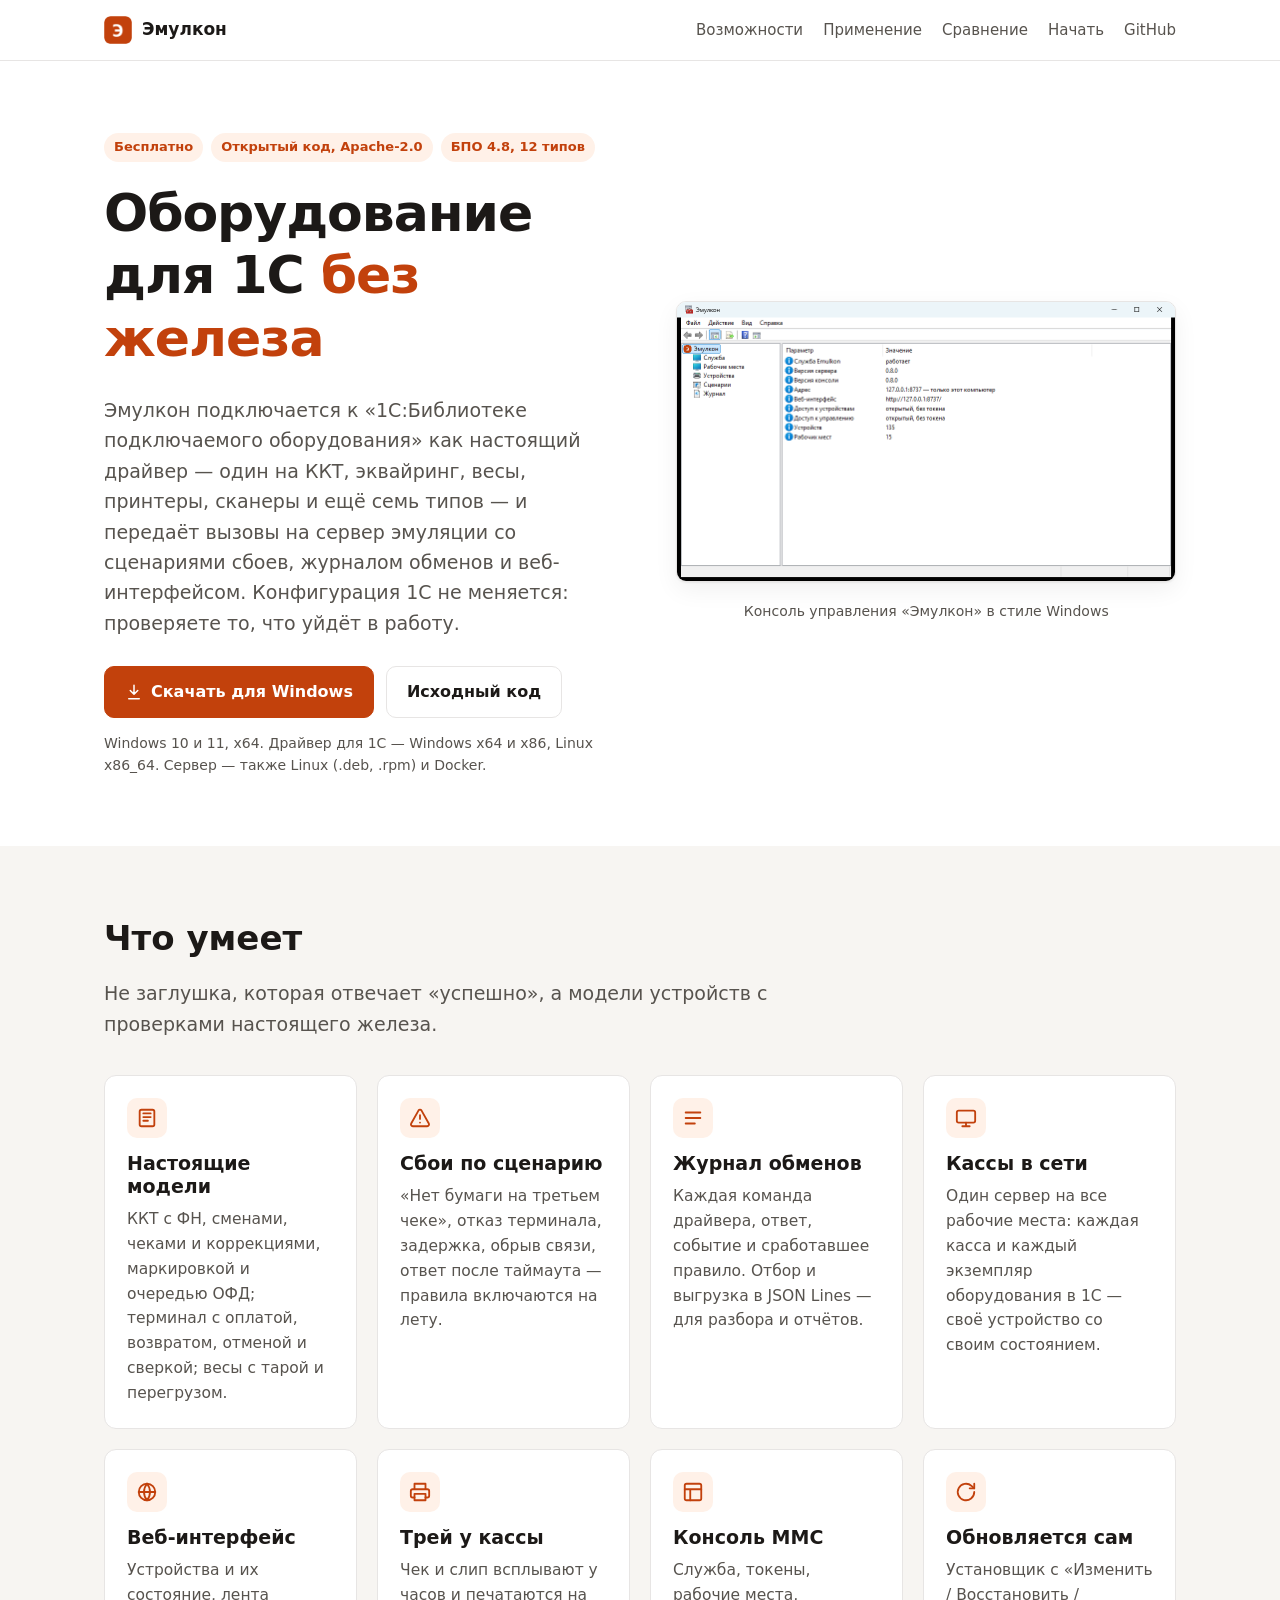
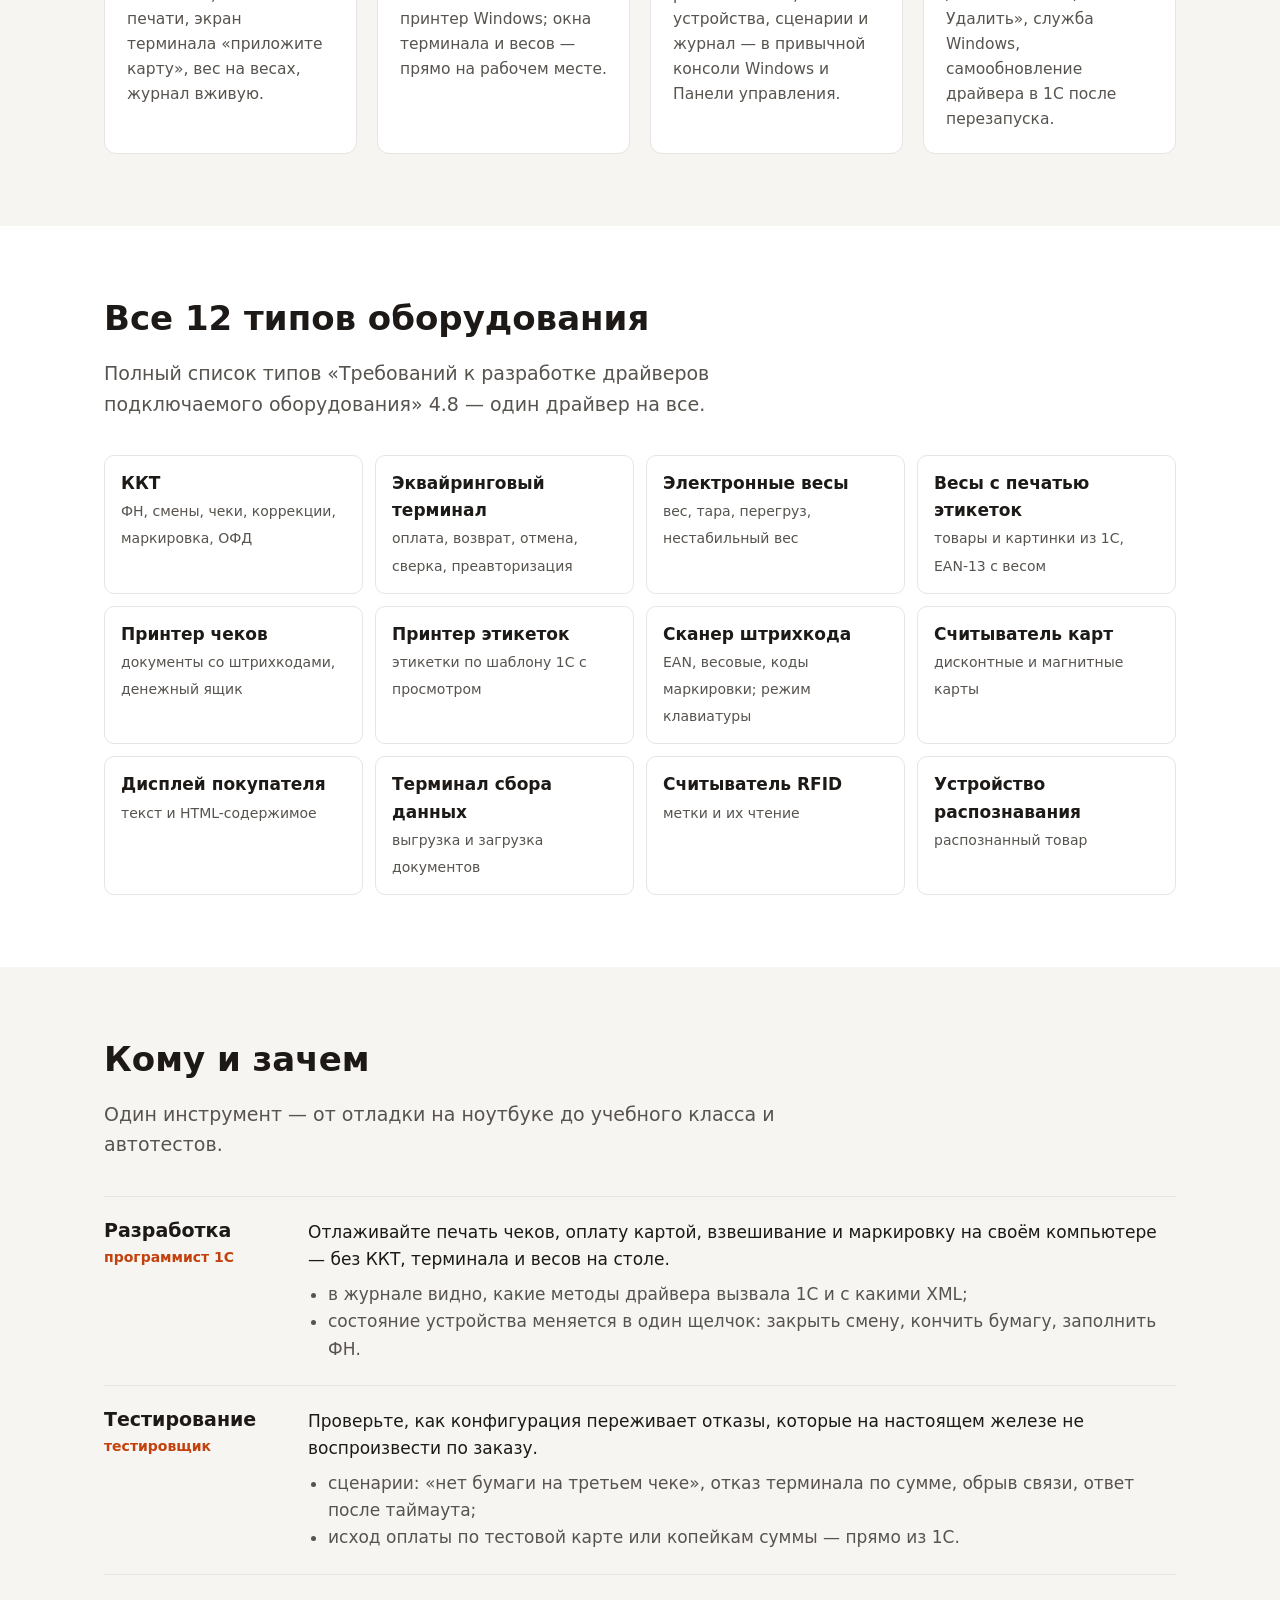
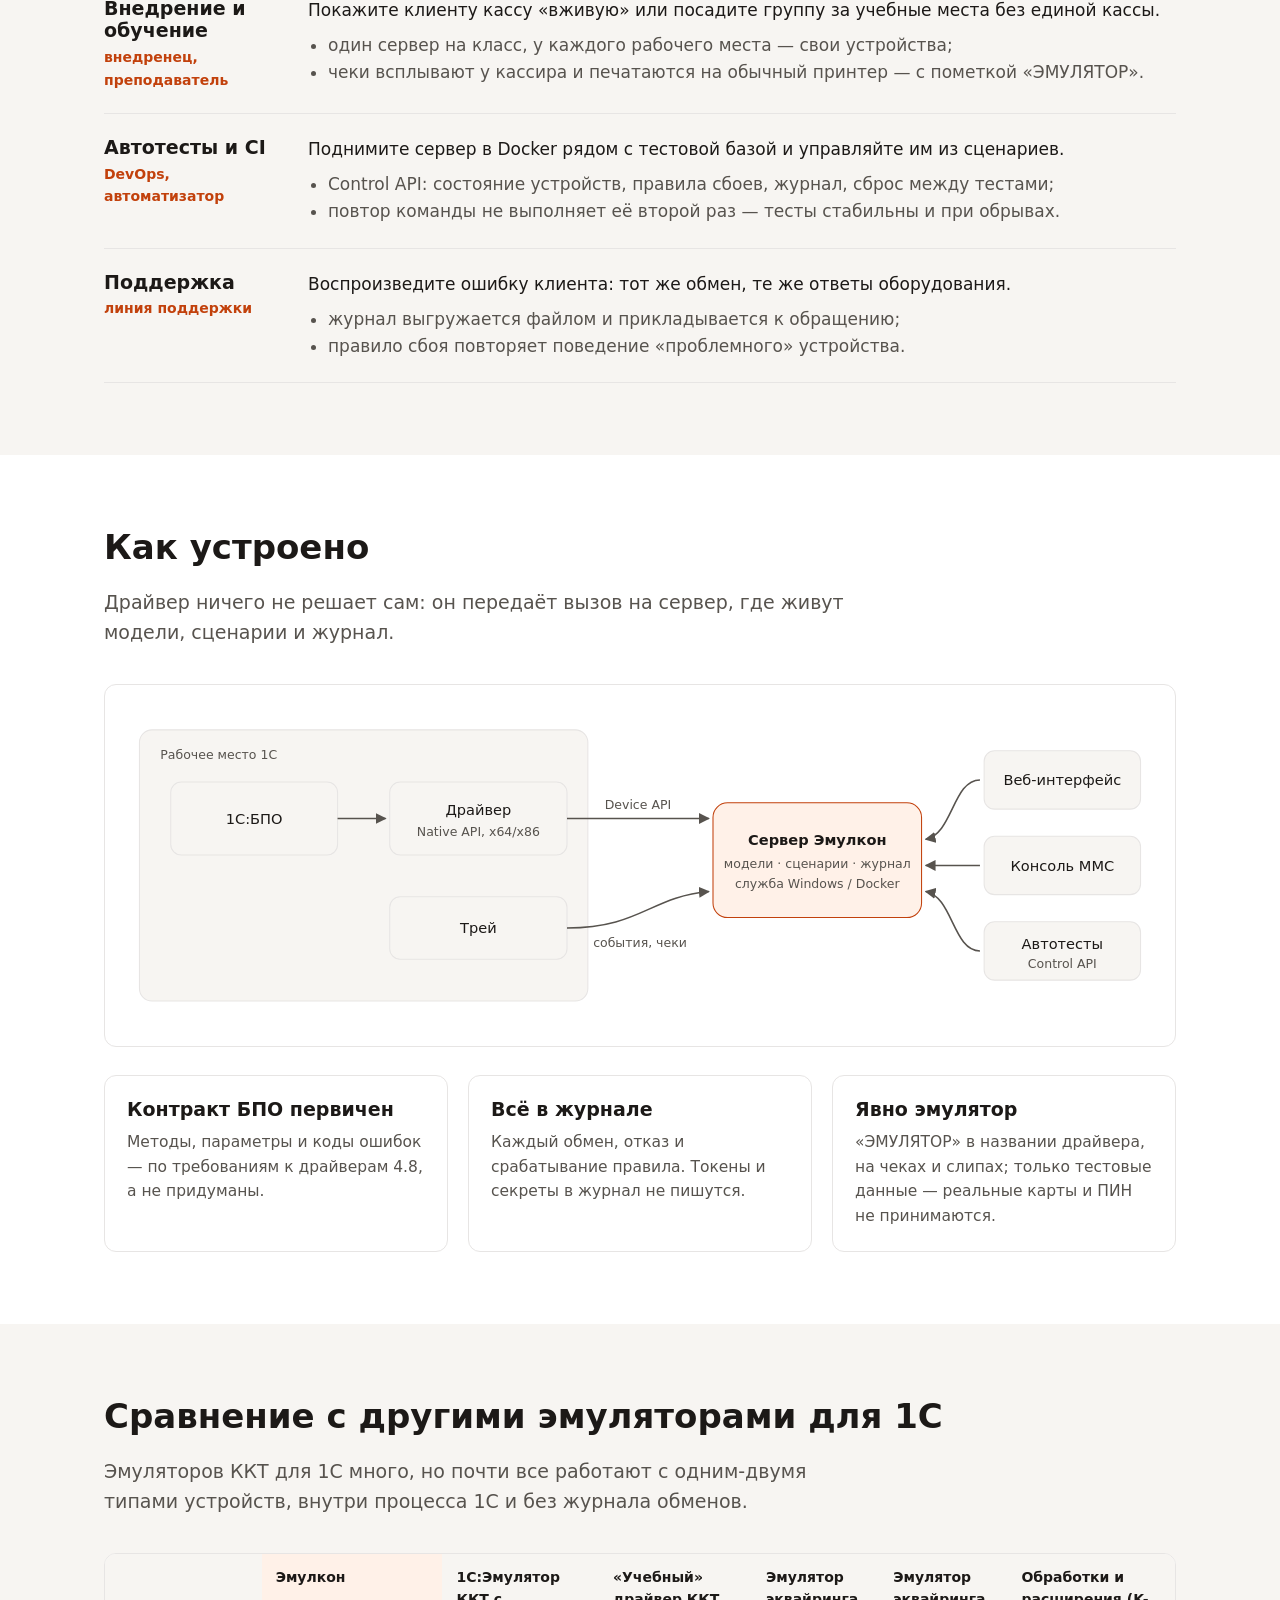
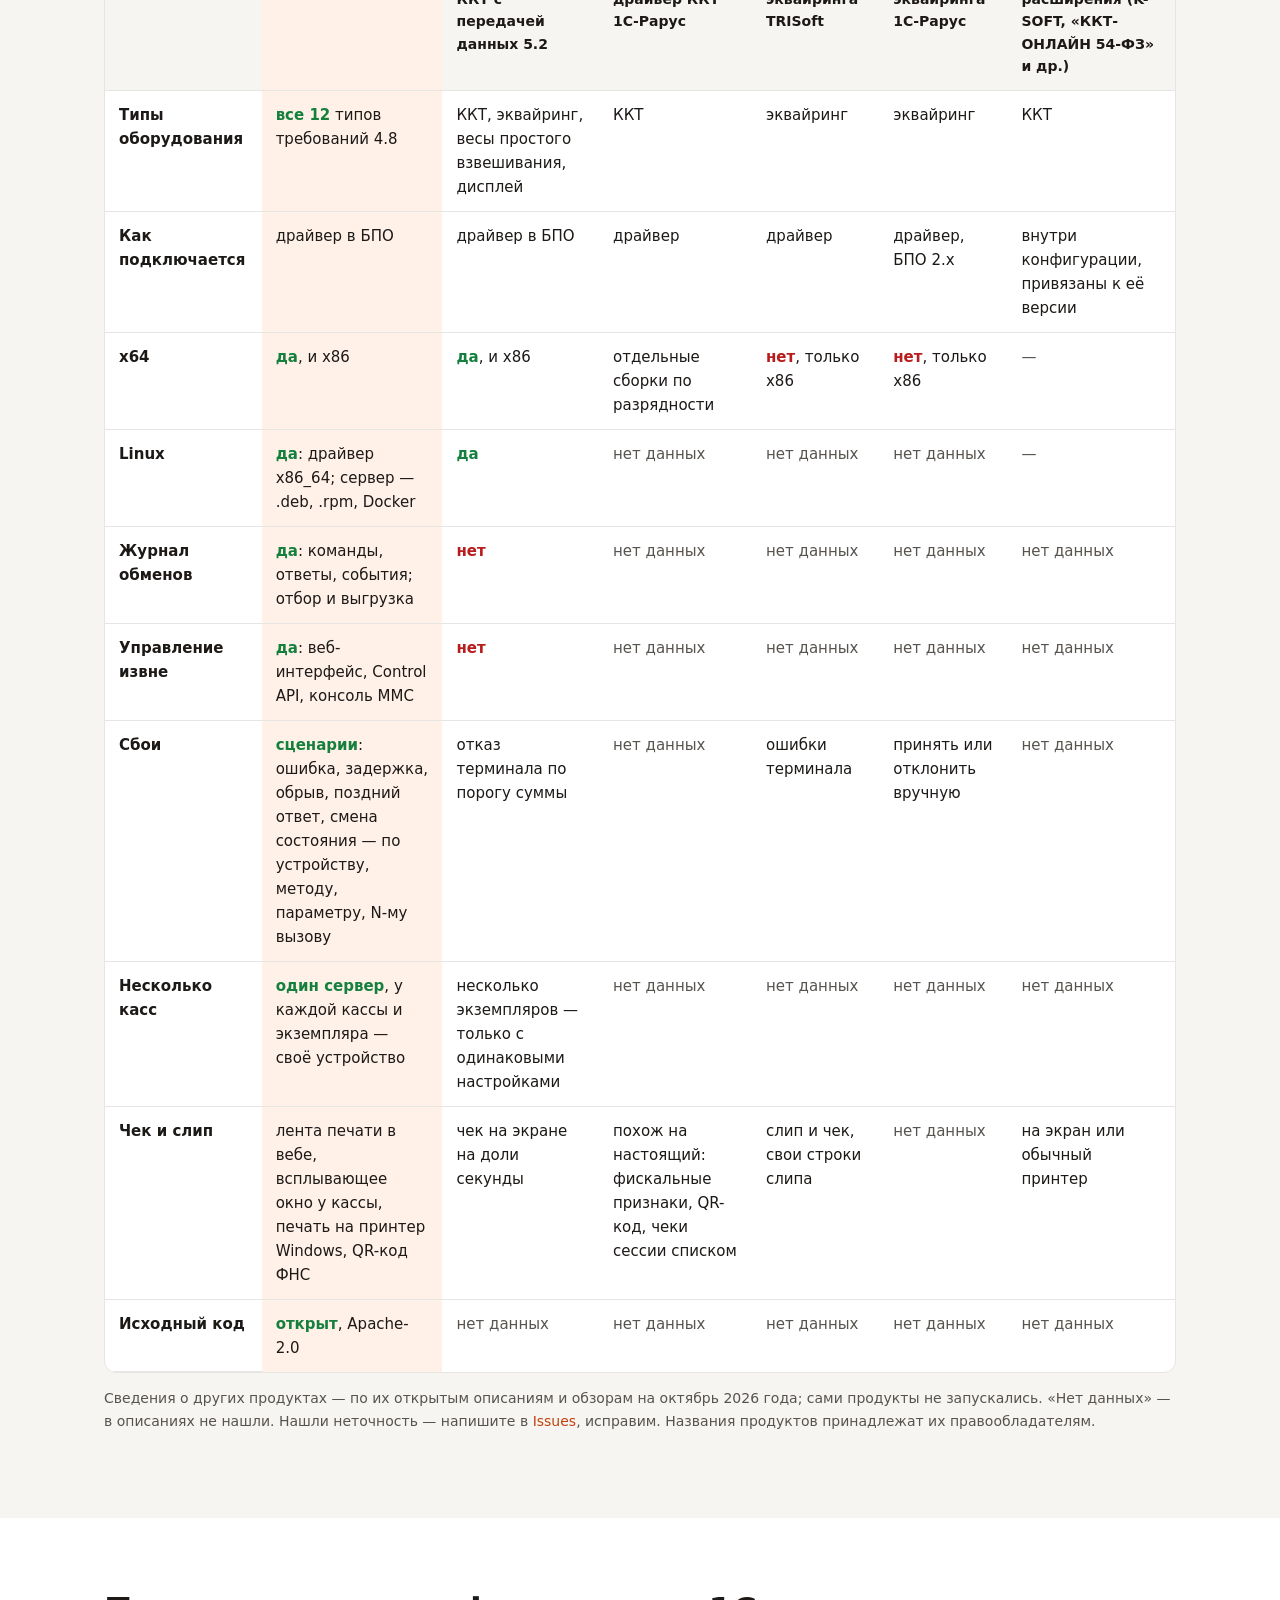
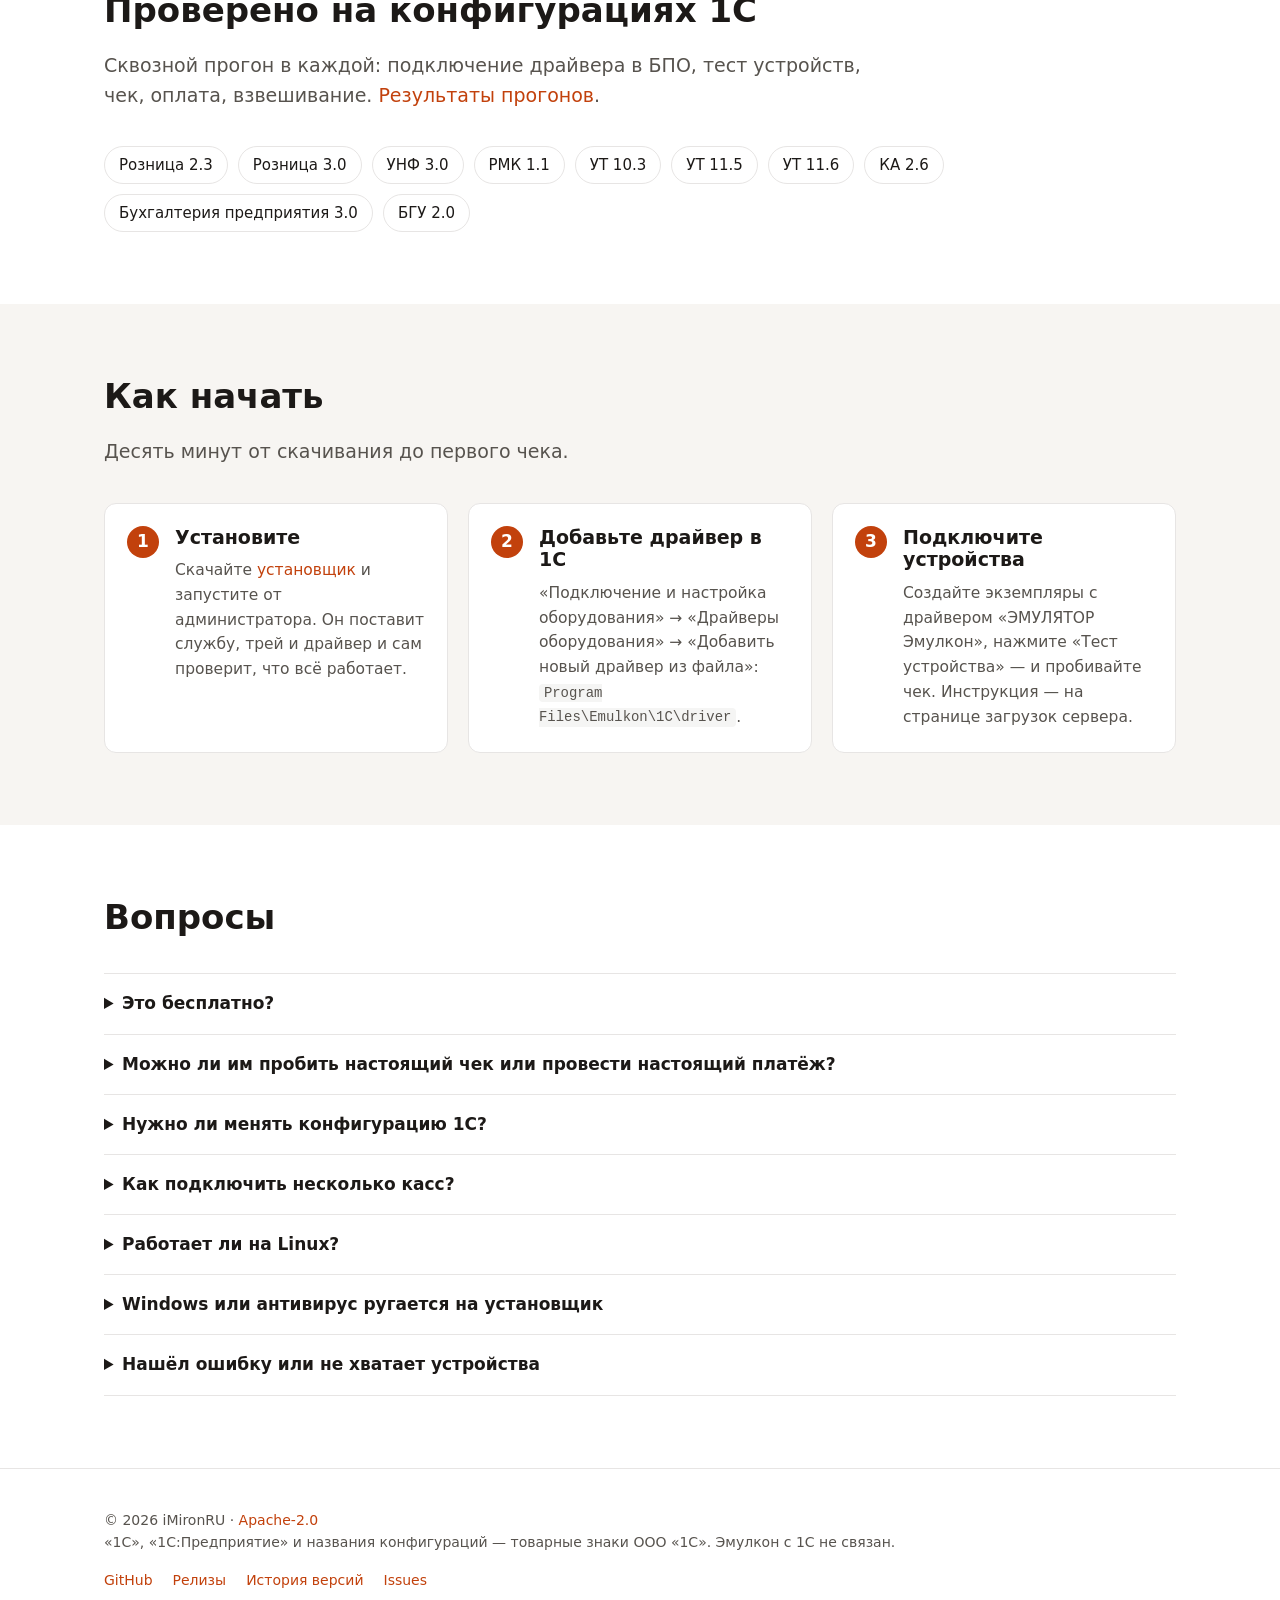
<file: site/index.html>
<!doctype html>
<html lang="ru">
<head>
  <meta charset="utf-8">
  <meta name="viewport" content="width=device-width, initial-scale=1">
  <title>Эмулкон — эмулятор подключаемого оборудования для 1С:БПО</title>
  <meta name="description" content="Эмулкон: ККТ, эквайринг, весы, принтеры, сканеры и ещё 7 типов оборудования для 1С:БПО без железа. Настоящий драйвер Native API, сервер со сценариями сбоев, журналом и веб-интерфейсом. Бесплатно, открытый код.">
  <meta property="og:title" content="Эмулкон — эмулятор подключаемого оборудования для 1С:БПО">
  <meta property="og:description" content="Все 12 типов оборудования требований БПО 4.8 без железа: сценарии сбоев, журнал обменов, веб-интерфейс, трей и консоль MMC.">
  <meta property="og:image" content="https://imiron.ru/emulkon/images/console-summary.png">
  <meta property="og:type" content="website">
  <link rel="icon" type="image/png" href="images/logo.png">
  <link rel="stylesheet" href="style.css">
</head>
<body>

<header class="top">
  <div class="wrap">
    <a class="brand" href="#"><img src="images/logo.png" alt="">Эмулкон</a>
    <nav>
      <a class="opt" href="#features">Возможности</a>
      <a class="opt" href="#usecases">Применение</a>
      <a class="opt" href="#compare">Сравнение</a>
      <a href="#start">Начать</a>
      <a href="https://github.com/iMironRU/emulkon">GitHub</a>
    </nav>
  </div>
</header>

<main>

<section class="hero">
  <div class="wrap">
    <div>
      <div class="badges">
        <span class="badge">Бесплатно</span>
        <span class="badge">Открытый код, Apache-2.0</span>
        <span class="badge">БПО 4.8, 12 типов</span>
      </div>
      <h1>Оборудование для 1С <span>без железа</span></h1>
      <p class="lead">Эмулкон подключается к «1С:Библиотеке подключаемого оборудования» как настоящий драйвер — один на
        ККТ, эквайринг, весы, принтеры, сканеры и ещё семь типов — и передаёт вызовы на сервер эмуляции со сценариями
        сбоев, журналом обменов и веб-интерфейсом. Конфигурация 1С не меняется: проверяете то, что уйдёт в работу.</p>
      <div class="buttons">
        <a class="btn primary" id="download" href="https://github.com/iMironRU/emulkon/releases/latest">
          <svg width="18" height="18" viewBox="0 0 24 24" fill="none" stroke="currentColor" stroke-width="2" stroke-linecap="round" stroke-linejoin="round" aria-hidden="true"><path d="M12 3v12m0 0l-5-5m5 5l5-5M5 21h14"/></svg>
          <span id="download-text">Скачать для Windows</span>
        </a>
        <a class="btn" href="https://github.com/iMironRU/emulkon">Исходный код</a>
      </div>
      <p class="note">Windows 10 и 11, x64. Драйвер для 1С — Windows x64 и x86, Linux x86_64. Сервер — также Linux (.deb, .rpm) и Docker.</p>
    </div>
    <figure>
      <img src="images/console-summary.png" width="1000" height="560" alt="Консоль управления Эмулкона: сводка службы, устройств и рабочих мест">
      <figcaption>Консоль управления «Эмулкон» в стиле Windows</figcaption>
    </figure>
  </div>
</section>

<section class="alt" id="features">
  <div class="wrap">
    <div class="section-head">
      <h2>Что умеет</h2>
      <p class="lead">Не заглушка, которая отвечает «успешно», а модели устройств с проверками настоящего железа.</p>
    </div>
    <div class="grid c4">
      <div class="card">
        <div class="icon"><svg viewBox="0 0 24 24" fill="none" stroke="currentColor" stroke-width="2" stroke-linecap="round" stroke-linejoin="round"><rect x="4" y="3" width="16" height="18" rx="2"/><path d="M8 7h8M8 11h8M8 15h5"/></svg></div>
        <h3>Настоящие модели</h3>
        <p>ККТ с ФН, сменами, чеками и коррекциями, маркировкой и очередью ОФД; терминал с оплатой, возвратом, отменой и
          сверкой; весы с тарой и перегрузом.</p>
      </div>
      <div class="card">
        <div class="icon"><svg viewBox="0 0 24 24" fill="none" stroke="currentColor" stroke-width="2" stroke-linecap="round" stroke-linejoin="round"><path d="M12 9v4M12 17h.01"/><path d="M10.3 3.9L2.4 18a2 2 0 001.7 3h15.8a2 2 0 001.7-3L13.7 3.9a2 2 0 00-3.4 0z"/></svg></div>
        <h3>Сбои по сценарию</h3>
        <p>«Нет бумаги на третьем чеке», отказ терминала, задержка, обрыв связи, ответ после таймаута — правила
          включаются на лету.</p>
      </div>
      <div class="card">
        <div class="icon"><svg viewBox="0 0 24 24" fill="none" stroke="currentColor" stroke-width="2" stroke-linecap="round" stroke-linejoin="round"><path d="M4 6h16M4 12h16M4 18h10"/></svg></div>
        <h3>Журнал обменов</h3>
        <p>Каждая команда драйвера, ответ, событие и сработавшее правило. Отбор и выгрузка в JSON Lines — для разбора и
          отчётов.</p>
      </div>
      <div class="card">
        <div class="icon"><svg viewBox="0 0 24 24" fill="none" stroke="currentColor" stroke-width="2" stroke-linecap="round" stroke-linejoin="round"><rect x="2" y="4" width="20" height="13" rx="2"/><path d="M8 21h8M12 17v4"/></svg></div>
        <h3>Кассы в сети</h3>
        <p>Один сервер на все рабочие места: каждая касса и каждый экземпляр оборудования в 1С — своё устройство со
          своим состоянием.</p>
      </div>
      <div class="card">
        <div class="icon"><svg viewBox="0 0 24 24" fill="none" stroke="currentColor" stroke-width="2" stroke-linecap="round" stroke-linejoin="round"><circle cx="12" cy="12" r="9"/><path d="M3 12h18M12 3a14 14 0 010 18M12 3a14 14 0 000 18"/></svg></div>
        <h3>Веб-интерфейс</h3>
        <p>Устройства и их состояние, лента печати, экран терминала «приложите карту», вес на весах, журнал вживую.</p>
      </div>
      <div class="card">
        <div class="icon"><svg viewBox="0 0 24 24" fill="none" stroke="currentColor" stroke-width="2" stroke-linecap="round" stroke-linejoin="round"><path d="M6 9V3h12v6M6 18H4a2 2 0 01-2-2v-5a2 2 0 012-2h16a2 2 0 012 2v5a2 2 0 01-2 2h-2"/><rect x="6" y="14" width="12" height="7"/></svg></div>
        <h3>Трей у кассы</h3>
        <p>Чек и слип всплывают у часов и печатаются на принтер Windows; окна терминала и весов — прямо на рабочем месте.</p>
      </div>
      <div class="card">
        <div class="icon"><svg viewBox="0 0 24 24" fill="none" stroke="currentColor" stroke-width="2" stroke-linecap="round" stroke-linejoin="round"><rect x="3" y="3" width="18" height="18" rx="2"/><path d="M3 9h18M9 21V9"/></svg></div>
        <h3>Консоль MMC</h3>
        <p>Служба, токены, рабочие места, устройства, сценарии и журнал — в привычной консоли Windows и Панели
          управления.</p>
      </div>
      <div class="card">
        <div class="icon"><svg viewBox="0 0 24 24" fill="none" stroke="currentColor" stroke-width="2" stroke-linecap="round" stroke-linejoin="round"><path d="M21 12a9 9 0 11-3-6.7L21 8"/><path d="M21 3v5h-5"/></svg></div>
        <h3>Обновляется сам</h3>
        <p>Установщик с «Изменить / Восстановить / Удалить», служба Windows, самообновление драйвера в 1С после
          перезапуска.</p>
      </div>
    </div>
  </div>
</section>

<section id="devices">
  <div class="wrap">
    <div class="section-head">
      <h2>Все 12 типов оборудования</h2>
      <p class="lead">Полный список типов «Требований к разработке драйверов подключаемого оборудования» 4.8 —
        один драйвер на все.</p>
    </div>
    <div class="devices">
      <div class="device"><b>ККТ</b><span>ФН, смены, чеки, коррекции, маркировка, ОФД</span></div>
      <div class="device"><b>Эквайринговый терминал</b><span>оплата, возврат, отмена, сверка, преавторизация</span></div>
      <div class="device"><b>Электронные весы</b><span>вес, тара, перегруз, нестабильный вес</span></div>
      <div class="device"><b>Весы с печатью этикеток</b><span>товары и картинки из 1С, EAN-13 с весом</span></div>
      <div class="device"><b>Принтер чеков</b><span>документы со штрихкодами, денежный ящик</span></div>
      <div class="device"><b>Принтер этикеток</b><span>этикетки по шаблону 1С с просмотром</span></div>
      <div class="device"><b>Сканер штрихкода</b><span>EAN, весовые, коды маркировки; режим клавиатуры</span></div>
      <div class="device"><b>Считыватель карт</b><span>дисконтные и магнитные карты</span></div>
      <div class="device"><b>Дисплей покупателя</b><span>текст и HTML-содержимое</span></div>
      <div class="device"><b>Терминал сбора данных</b><span>выгрузка и загрузка документов</span></div>
      <div class="device"><b>Считыватель RFID</b><span>метки и их чтение</span></div>
      <div class="device"><b>Устройство распознавания</b><span>распознанный товар</span></div>
    </div>
  </div>
</section>

<section class="alt" id="usecases">
  <div class="wrap">
    <div class="section-head">
      <h2>Кому и зачем</h2>
      <p class="lead">Один инструмент — от отладки на ноутбуке до учебного класса и автотестов.</p>
    </div>
    <div class="usecase">
      <div><h3>Разработка</h3><div class="who">программист 1С</div></div>
      <div>Отлаживайте печать чеков, оплату картой, взвешивание и маркировку на своём компьютере — без ККТ, терминала и
        весов на столе.
        <ul>
          <li>в журнале видно, какие методы драйвера вызвала 1С и с какими XML;</li>
          <li>состояние устройства меняется в один щелчок: закрыть смену, кончить бумагу, заполнить ФН.</li>
        </ul>
      </div>
    </div>
    <div class="usecase">
      <div><h3>Тестирование</h3><div class="who">тестировщик</div></div>
      <div>Проверьте, как конфигурация переживает отказы, которые на настоящем железе не воспроизвести по заказу.
        <ul>
          <li>сценарии: «нет бумаги на третьем чеке», отказ терминала по сумме, обрыв связи, ответ после таймаута;</li>
          <li>исход оплаты по тестовой карте или копейкам суммы — прямо из 1С.</li>
        </ul>
      </div>
    </div>
    <div class="usecase">
      <div><h3>Внедрение и обучение</h3><div class="who">внедренец, преподаватель</div></div>
      <div>Покажите клиенту кассу «вживую» или посадите группу за учебные места без единой кассы.
        <ul>
          <li>один сервер на класс, у каждого рабочего места — свои устройства;</li>
          <li>чеки всплывают у кассира и печатаются на обычный принтер — с пометкой «ЭМУЛЯТОР».</li>
        </ul>
      </div>
    </div>
    <div class="usecase">
      <div><h3>Автотесты и CI</h3><div class="who">DevOps, автоматизатор</div></div>
      <div>Поднимите сервер в Docker рядом с тестовой базой и управляйте им из сценариев.
        <ul>
          <li>Control API: состояние устройств, правила сбоев, журнал, сброс между тестами;</li>
          <li>повтор команды не выполняет её второй раз — тесты стабильны и при обрывах.</li>
        </ul>
      </div>
    </div>
    <div class="usecase">
      <div><h3>Поддержка</h3><div class="who">линия поддержки</div></div>
      <div>Воспроизведите ошибку клиента: тот же обмен, те же ответы оборудования.
        <ul>
          <li>журнал выгружается файлом и прикладывается к обращению;</li>
          <li>правило сбоя повторяет поведение «проблемного» устройства.</li>
        </ul>
      </div>
    </div>
  </div>
</section>

<section id="how">
  <div class="wrap">
    <div class="section-head">
      <h2>Как устроено</h2>
      <p class="lead">Драйвер ничего не решает сам: он передаёт вызов на сервер, где живут модели, сценарии и журнал.</p>
    </div>
    <div class="diagram">
      <svg viewBox="0 0 980 300" role="img" aria-label="Схема: 1С:БПО вызывает драйвер, драйвер обращается к серверу Эмулкона; к серверу подключены веб-интерфейс, трей и консоль MMC">
        <defs>
          <marker id="arrow" viewBox="0 0 10 10" refX="9" refY="5" markerWidth="7" markerHeight="7" orient="auto-start-reverse">
            <path d="M0 0L10 5L0 10z" fill="currentColor" style="fill: var(--muted)"/>
          </marker>
        </defs>
        <rect class="box" x="10" y="20" width="430" height="260" rx="12"/>
        <text x="30" y="48" class="small">Рабочее место 1С</text>
        <rect class="box" x="40" y="70" width="160" height="70" rx="10"/>
        <text x="120" y="110" text-anchor="middle">1С:БПО</text>
        <rect class="box" x="250" y="70" width="170" height="70" rx="10"/>
        <text x="335" y="102" text-anchor="middle">Драйвер</text>
        <text x="335" y="122" text-anchor="middle" class="small">Native API, x64/x86</text>
        <rect class="box" x="250" y="180" width="170" height="60" rx="10"/>
        <text x="335" y="215" text-anchor="middle">Трей</text>
        <path class="arrow" d="M200 105H246"/>

        <rect class="core" x="560" y="90" width="200" height="110" rx="14"/>
        <text x="660" y="130" text-anchor="middle" style="font-weight:700">Сервер Эмулкон</text>
        <text x="660" y="152" text-anchor="middle" class="small">модели · сценарии · журнал</text>
        <text x="660" y="172" text-anchor="middle" class="small">служба Windows / Docker</text>
        <path class="arrow" d="M420 105H556"/>
        <text x="488" y="96" text-anchor="middle" class="small">Device API</text>
        <path class="arrow" d="M420 210C490 210 500 180 556 175"/>
        <text x="490" y="228" text-anchor="middle" class="small">события, чеки</text>

        <rect class="box" x="820" y="40" width="150" height="56" rx="10"/>
        <text x="895" y="73" text-anchor="middle">Веб-интерфейс</text>
        <rect class="box" x="820" y="122" width="150" height="56" rx="10"/>
        <text x="895" y="155" text-anchor="middle">Консоль MMC</text>
        <rect class="box" x="820" y="204" width="150" height="56" rx="10"/>
        <text x="895" y="230" text-anchor="middle">Автотесты</text>
        <text x="895" y="248" text-anchor="middle" class="small">Control API</text>
        <path class="arrow" d="M816 68C790 68 790 120 764 125"/>
        <path class="arrow" d="M816 150H764"/>
        <path class="arrow" d="M816 232C790 232 790 180 764 175"/>
      </svg>
    </div>
    <div class="grid c3 principles">
      <div class="card"><h3>Контракт БПО первичен</h3><p>Методы, параметры и коды ошибок — по требованиям к драйверам
        4.8, а не придуманы.</p></div>
      <div class="card"><h3>Всё в журнале</h3><p>Каждый обмен, отказ и срабатывание правила. Токены и секреты в журнал
        не пишутся.</p></div>
      <div class="card"><h3>Явно эмулятор</h3><p>«ЭМУЛЯТОР» в названии драйвера, на чеках и слипах; только тестовые
        данные — реальные карты и ПИН не принимаются.</p></div>
    </div>
  </div>
</section>

<section class="alt" id="compare">
  <div class="wrap">
    <div class="section-head">
      <h2>Сравнение с другими эмуляторами для 1С</h2>
      <p class="lead">Эмуляторов ККТ для 1С много, но почти все работают с одним-двумя типами устройств, внутри процесса
        1С и без журнала обменов.</p>
    </div>
    <div class="table-wrap">
      <table>
        <thead>
          <tr>
            <th></th>
            <th class="us">Эмулкон</th>
            <th>1С:Эмулятор ККТ с передачей данных 5.2</th>
            <th>«Учебный» драйвер ККТ 1С-Рарус</th>
            <th>Эмулятор эквайринга TRISoft</th>
            <th>Эмулятор эквайринга 1С-Рарус</th>
            <th>Обработки и расширения (K-SOFT, «ККТ-ОНЛАЙН 54-ФЗ» и др.)</th>
          </tr>
        </thead>
        <tbody>
          <tr>
            <th>Типы оборудования</th>
            <td class="us"><span class="y">все 12</span> типов требований 4.8</td>
            <td>ККТ, эквайринг, весы простого взвешивания, дисплей</td>
            <td>ККТ</td>
            <td>эквайринг</td>
            <td>эквайринг</td>
            <td>ККТ</td>
          </tr>
          <tr>
            <th>Как подключается</th>
            <td class="us">драйвер в БПО</td>
            <td>драйвер в БПО</td>
            <td>драйвер</td>
            <td>драйвер</td>
            <td>драйвер, БПО 2.x</td>
            <td>внутри конфигурации, привязаны к её версии</td>
          </tr>
          <tr>
            <th>x64</th>
            <td class="us"><span class="y">да</span>, и x86</td>
            <td><span class="y">да</span>, и x86</td>
            <td>отдельные сборки по разрядности</td>
            <td><span class="n">нет</span>, только x86</td>
            <td><span class="n">нет</span>, только x86</td>
            <td class="q">—</td>
          </tr>
          <tr>
            <th>Linux</th>
            <td class="us"><span class="y">да</span>: драйвер x86_64; сервер — .deb, .rpm, Docker</td>
            <td><span class="y">да</span></td>
            <td class="q">нет данных</td>
            <td class="q">нет данных</td>
            <td class="q">нет данных</td>
            <td class="q">—</td>
          </tr>
          <tr>
            <th>Журнал обменов</th>
            <td class="us"><span class="y">да</span>: команды, ответы, события; отбор и выгрузка</td>
            <td><span class="n">нет</span></td>
            <td class="q">нет данных</td>
            <td class="q">нет данных</td>
            <td class="q">нет данных</td>
            <td class="q">нет данных</td>
          </tr>
          <tr>
            <th>Управление извне</th>
            <td class="us"><span class="y">да</span>: веб-интерфейс, Control API, консоль MMC</td>
            <td><span class="n">нет</span></td>
            <td class="q">нет данных</td>
            <td class="q">нет данных</td>
            <td class="q">нет данных</td>
            <td class="q">нет данных</td>
          </tr>
          <tr>
            <th>Сбои</th>
            <td class="us"><span class="y">сценарии</span>: ошибка, задержка, обрыв, поздний ответ, смена состояния —
              по устройству, методу, параметру, N-му вызову</td>
            <td>отказ терминала по порогу суммы</td>
            <td class="q">нет данных</td>
            <td>ошибки терминала</td>
            <td>принять или отклонить вручную</td>
            <td class="q">нет данных</td>
          </tr>
          <tr>
            <th>Несколько касс</th>
            <td class="us"><span class="y">один сервер</span>, у каждой кассы и экземпляра — своё устройство</td>
            <td>несколько экземпляров — только с одинаковыми настройками</td>
            <td class="q">нет данных</td>
            <td class="q">нет данных</td>
            <td class="q">нет данных</td>
            <td class="q">нет данных</td>
          </tr>
          <tr>
            <th>Чек и слип</th>
            <td class="us">лента печати в вебе, всплывающее окно у кассы, печать на принтер Windows, QR-код ФНС</td>
            <td>чек на экране на доли секунды</td>
            <td>похож на настоящий: фискальные признаки, QR-код, чеки сессии списком</td>
            <td>слип и чек, свои строки слипа</td>
            <td class="q">нет данных</td>
            <td>на экран или обычный принтер</td>
          </tr>
          <tr>
            <th>Исходный код</th>
            <td class="us"><span class="y">открыт</span>, Apache-2.0</td>
            <td class="q">нет данных</td>
            <td class="q">нет данных</td>
            <td class="q">нет данных</td>
            <td class="q">нет данных</td>
            <td class="q">нет данных</td>
          </tr>
        </tbody>
      </table>
    </div>
    <p class="fine">Сведения о других продуктах — по их открытым описаниям и обзорам на октябрь 2026 года; сами продукты
      не запускались. «Нет данных» — в описаниях не нашли. Нашли неточность — напишите в
      <a href="https://github.com/iMironRU/emulkon/issues">Issues</a>, исправим. Названия продуктов принадлежат их
      правообладателям.</p>
  </div>
</section>

<section id="configs">
  <div class="wrap">
    <div class="section-head">
      <h2>Проверено на конфигурациях 1С</h2>
      <p class="lead">Сквозной прогон в каждой: подключение драйвера в БПО, тест устройств, чек, оплата, взвешивание.
        <a href="https://github.com/iMironRU/emulkon/blob/main/tests/1c/RESULTS.md">Результаты прогонов</a>.</p>
    </div>
    <div class="configs">
      <span>Розница 2.3</span><span>Розница 3.0</span><span>УНФ 3.0</span><span>РМК 1.1</span>
      <span>УТ 10.3</span><span>УТ 11.5</span><span>УТ 11.6</span><span>КА 2.6</span>
      <span>Бухгалтерия предприятия 3.0</span><span>БГУ 2.0</span>
    </div>
  </div>
</section>

<section class="alt" id="start">
  <div class="wrap">
    <div class="section-head">
      <h2>Как начать</h2>
      <p class="lead">Десять минут от скачивания до первого чека.</p>
    </div>
    <div class="steps">
      <div class="step">
        <h3>Установите</h3>
        <p>Скачайте <a href="https://github.com/iMironRU/emulkon/releases/latest">установщик</a> и запустите от
          администратора. Он поставит службу, трей и драйвер и сам проверит, что всё работает.</p>
      </div>
      <div class="step">
        <h3>Добавьте драйвер в 1С</h3>
        <p>«Подключение и настройка оборудования» → «Драйверы оборудования» → «Добавить новый драйвер из файла»:
          <code>Program Files\Emulkon\1C\driver</code>.</p>
      </div>
      <div class="step">
        <h3>Подключите устройства</h3>
        <p>Создайте экземпляры с драйвером «ЭМУЛЯТОР Эмулкон», нажмите «Тест устройства» — и пробивайте чек.
          Инструкция — на странице загрузок сервера.</p>
      </div>
    </div>
  </div>
</section>

<section id="faq">
  <div class="wrap">
    <div class="section-head"><h2>Вопросы</h2></div>
    <details>
      <summary>Это бесплатно?</summary>
      <p>Да. Эмулкон распространяется с открытым исходным кодом по лицензии Apache-2.0 — его можно использовать, в том
        числе в коммерческой разработке, и дорабатывать.</p>
    </details>
    <details>
      <summary>Можно ли им пробить настоящий чек или провести настоящий платёж?</summary>
      <p>Нет, и это сделано намеренно. Эмулкон — инструмент разработки и тестирования: «ЭМУЛЯТОР» в названии драйвера
        и на документах, только тестовые данные, реальные номера карт и ПИН не принимаются.</p>
    </details>
    <details>
      <summary>Нужно ли менять конфигурацию 1С?</summary>
      <p>Нет. Эмулкон подключается в БПО как обычный драйвер из файла — так же, как драйвер настоящего оборудования.</p>
    </details>
    <details>
      <summary>Как подключить несколько касс?</summary>
      <p>Поставьте Эмулкон на один компьютер и включите «Сервер для касс в сети» в консоли («Служба → Свойства»), там же
        выдайте токены. На кассах в параметрах драйвера укажите адрес сервера; установщик там не обязателен — драйвер
        можно скачать со страницы загрузок сервера.</p>
    </details>
    <details>
      <summary>Работает ли на Linux?</summary>
      <p>Да, с версии 0.9.0. Драйвер для 1С под Linux x86_64 проверен в настоящей 1С (УНФ 3.0, платформа 8.5, Ubuntu 24.04) — в том числе с сервером на Windows и наоборот. Сервер — пакеты .deb и .rpm со службой systemd и образ Docker <code>ghcr.io/imironru/emulkon</code>: один сервер на команду разработчиков.</p>
    </details>
    <details>
      <summary>Windows или антивирус ругается на установщик</summary>
      <p>Подписи кода пока нет, поэтому SmartScreen предупреждает о неизвестном издателе («Подробнее» → «Выполнить
        в любом случае»), а антивирус, в том числе Microsoft Defender, может пометить установщик или забрать его
        в карантин. Это ложное срабатывание: Эмулкон — открытый эмулятор тестового оборудования. Сравните файл
        с <code>SHA256SUMS</code> из релиза, восстановите из карантина и разрешите («Безопасность Windows» →
        «Защита от вирусов и угроз» → «Журнал защиты»). Срабатывание облачное и непостоянное — у части пользователей
        его нет. Подробности и статус — <a href="https://github.com/iMironRU/emulkon/issues/20">issue #20</a>.</p>
    </details>
    <details>
      <summary>Нашёл ошибку или не хватает устройства</summary>
      <p>Напишите в <a href="https://github.com/iMironRU/emulkon/issues">Issues</a>: для ошибки приложите выгрузку
        журнала, для нового поведения — ссылку на требования БПО.</p>
    </details>
  </div>
</section>

</main>

<footer>
  <div class="wrap">
    <div>
      © 2026 iMironRU · <a href="https://github.com/iMironRU/emulkon/blob/main/LICENSE">Apache-2.0</a><br>
      «1С», «1С:Предприятие» и названия конфигураций — товарные знаки ООО «1С». Эмулкон с 1С не связан.
    </div>
    <nav>
      <a href="https://github.com/iMironRU/emulkon">GitHub</a>
      <a href="https://github.com/iMironRU/emulkon/releases">Релизы</a>
      <a href="https://github.com/iMironRU/emulkon/blob/main/CHANGELOG.md">История версий</a>
      <a href="https://github.com/iMironRU/emulkon/issues">Issues</a>
    </nav>
  </div>
</footer>

<script>
  // Кнопка «Скачать» — прямо на установщик последнего релиза; без сети или JS — на страницу релиза.
  fetch('https://api.github.com/repos/iMironRU/emulkon/releases/latest')
    .then(function (r) { return r.ok ? r.json() : null; })
    .then(function (rel) {
      if (!rel || !rel.assets) return;
      var setup = rel.assets.find(function (a) { return /^EmulkonSetup_.*\.exe$/.test(a.name); });
      if (!setup) return;
      document.getElementById('download').href = setup.browser_download_url;
      document.getElementById('download-text').textContent = 'Скачать ' + rel.tag_name.replace(/^v/, '') + ' для Windows';
    })
    .catch(function () { /* остаётся ссылка на релизы */ });
</script>
</body>
</html>
</file>
<file: site/style.css>
/* Эмулкон — страница проекта. Без сборки и внешних зависимостей; светлая и тёмная тема. */
:root {
  --bg: #ffffff;
  --bg-alt: #f7f5f2;
  --text: #1c1917;
  --muted: #57534e;
  --line: #e7e5e4;
  --accent: #c2410c;
  --accent-soft: #fff1e8;
  --ok: #15803d;
  --no: #b91c1c;
  --code: #f5f5f4;
  --shadow: 0 1px 2px rgb(0 0 0 / .06), 0 8px 24px rgb(0 0 0 / .06);
  color-scheme: light;
}
@media (prefers-color-scheme: dark) {
  :root {
    --bg: #141210;
    --bg-alt: #1c1917;
    --text: #f5f5f4;
    --muted: #a8a29e;
    --line: #2f2b28;
    --accent: #fb923c;
    --accent-soft: #2a1a10;
    --ok: #4ade80;
    --no: #f87171;
    --code: #24201d;
    --shadow: 0 1px 2px rgb(0 0 0 / .4), 0 8px 24px rgb(0 0 0 / .35);
    color-scheme: dark;
  }
}

* { box-sizing: border-box; }
html { scroll-behavior: smooth; }
body {
  margin: 0;
  background: var(--bg);
  color: var(--text);
  font: 17px/1.6 system-ui, -apple-system, "Segoe UI", Roboto, "Helvetica Neue", Arial, sans-serif;
  -webkit-font-smoothing: antialiased;
}
a { color: var(--accent); text-decoration: none; }
a:hover { text-decoration: underline; }
code { background: var(--code); padding: .1em .35em; border-radius: 4px; font-size: .9em; }
img { max-width: 100%; height: auto; }

.wrap { max-width: 1120px; margin: 0 auto; padding: 0 24px; }
section { padding: 72px 0; }
section.alt { background: var(--bg-alt); }
h1, h2, h3 { line-height: 1.2; margin: 0 0 .5em; }
h2 { font-size: clamp(26px, 3.4vw, 34px); }
h3 { font-size: 19px; }
.lead { font-size: 19px; color: var(--muted); max-width: 760px; }
.section-head { margin-bottom: 36px; }

/* шапка */
.top {
  position: sticky; top: 0; z-index: 10;
  background: color-mix(in srgb, var(--bg) 88%, transparent);
  backdrop-filter: blur(8px);
  border-bottom: 1px solid var(--line);
}
.top .wrap { display: flex; align-items: center; gap: 24px; height: 60px; }
.brand { display: flex; align-items: center; gap: 10px; font-weight: 700; color: var(--text); }
.brand img { width: 28px; height: 28px; border-radius: 6px; }
.top nav { display: flex; gap: 20px; margin-left: auto; font-size: 15px; }
.top nav a { color: var(--muted); }
.top nav a:hover { color: var(--text); text-decoration: none; }
@media (max-width: 820px) { .top nav a.opt { display: none; } }

/* первый экран */
.hero { padding: 72px 0 56px; }
.hero .wrap { display: grid; grid-template-columns: 1.05fr 1fr; gap: 48px; align-items: center; }
.hero h1 { font-size: clamp(34px, 5vw, 52px); letter-spacing: -.02em; }
.hero h1 span { color: var(--accent); }
.hero .lead { margin: 0 0 28px; }
.hero figure { margin: 0; }
.hero figure img { border-radius: 10px; box-shadow: var(--shadow); border: 1px solid var(--line); }
.hero figcaption { font-size: 14px; color: var(--muted); margin-top: 10px; text-align: center; }
@media (max-width: 900px) { .hero .wrap { grid-template-columns: 1fr; } }

.buttons { display: flex; flex-wrap: wrap; gap: 12px; align-items: center; }
.btn {
  display: inline-flex; align-items: center; gap: 8px;
  padding: 12px 20px; border-radius: 10px; font-weight: 600; font-size: 16px;
  border: 1px solid var(--line); color: var(--text); background: var(--bg);
}
.btn:hover { text-decoration: none; border-color: var(--muted); }
.btn.primary { background: var(--accent); border-color: var(--accent); color: #fff; }
.btn.primary:hover { filter: brightness(1.08); }
.note { font-size: 14px; color: var(--muted); margin-top: 14px; }

.badges { display: flex; flex-wrap: wrap; gap: 8px; margin-bottom: 20px; }
.badge {
  font-size: 13px; padding: 4px 10px; border-radius: 999px;
  background: var(--accent-soft); color: var(--accent); font-weight: 600;
}

/* плитки */
.grid { display: grid; gap: 20px; }
.grid.c4 { grid-template-columns: repeat(4, 1fr); }
.grid.c3 { grid-template-columns: repeat(3, 1fr); }
.grid.c2 { grid-template-columns: repeat(2, 1fr); }
@media (max-width: 960px) { .grid.c4 { grid-template-columns: repeat(2, 1fr); } .grid.c3 { grid-template-columns: repeat(2, 1fr); } }
@media (max-width: 620px) { .grid.c4, .grid.c3, .grid.c2 { grid-template-columns: 1fr; } }
.card {
  background: var(--bg); border: 1px solid var(--line); border-radius: 12px; padding: 22px;
}
section.alt .card { background: var(--bg); }
.card p { margin: 0; color: var(--muted); font-size: 15.5px; }
.card .icon {
  width: 40px; height: 40px; border-radius: 10px; display: grid; place-items: center;
  background: var(--accent-soft); color: var(--accent); margin-bottom: 14px;
}
.card .icon svg { width: 22px; height: 22px; }

.devices { display: grid; grid-template-columns: repeat(4, 1fr); gap: 12px; }
@media (max-width: 960px) { .devices { grid-template-columns: repeat(2, 1fr); } }
.device { border: 1px solid var(--line); border-radius: 10px; padding: 14px 16px; background: var(--bg); }
.device b { display: block; }
.device span { font-size: 14px; color: var(--muted); }

/* сценарии использования */
.usecase { display: grid; grid-template-columns: 180px 1fr; gap: 24px; padding: 22px 0; border-top: 1px solid var(--line); }
.usecase:last-child { border-bottom: 1px solid var(--line); }
.usecase h3 { margin: 0; }
.usecase .who { font-size: 14px; color: var(--accent); font-weight: 600; margin-top: 4px; }
.usecase ul { margin: 8px 0 0; padding-left: 20px; color: var(--muted); }
@media (max-width: 700px) { .usecase { grid-template-columns: 1fr; gap: 8px; } }

/* схема */
.diagram { background: var(--bg); border: 1px solid var(--line); border-radius: 12px; padding: 24px; }
.diagram svg { width: 100%; height: auto; display: block; }
.diagram text { font: 14px system-ui, "Segoe UI", sans-serif; fill: var(--text); }
.diagram .small { font-size: 12px; fill: var(--muted); }
.diagram .box { fill: var(--bg-alt); stroke: var(--line); }
.diagram .core { fill: var(--accent-soft); stroke: var(--accent); }
.diagram .arrow { stroke: var(--muted); stroke-width: 1.5; fill: none; marker-end: url(#arrow); }
.principles { margin-top: 28px; }

/* сравнение */
.table-wrap { overflow-x: auto; border: 1px solid var(--line); border-radius: 12px; background: var(--bg); }
table { border-collapse: collapse; width: 100%; min-width: 860px; font-size: 15px; }
th, td { padding: 12px 14px; text-align: left; vertical-align: top; border-bottom: 1px solid var(--line); }
thead th { background: var(--bg-alt); font-size: 14px; position: sticky; top: 0; }
tbody tr:last-child td { border-bottom: 0; }
td.us, th.us { background: var(--accent-soft); }
.y { color: var(--ok); font-weight: 700; }
.n { color: var(--no); font-weight: 700; }
.q { color: var(--muted); }
.fine { font-size: 14px; color: var(--muted); margin-top: 14px; }

/* конфигурации */
.configs { display: flex; flex-wrap: wrap; gap: 10px; }
.configs span { border: 1px solid var(--line); border-radius: 999px; padding: 6px 14px; font-size: 15px; background: var(--bg); }

/* шаги */
.steps { counter-reset: s; display: grid; grid-template-columns: repeat(3, 1fr); gap: 20px; }
@media (max-width: 860px) { .steps { grid-template-columns: 1fr; } }
.step { position: relative; padding: 22px 22px 22px 70px; border: 1px solid var(--line); border-radius: 12px; background: var(--bg); }
.step::before {
  counter-increment: s; content: counter(s);
  position: absolute; left: 22px; top: 22px; width: 32px; height: 32px; border-radius: 50%;
  background: var(--accent); color: #fff; display: grid; place-items: center; font-weight: 700;
}
.step p { margin: 6px 0 0; color: var(--muted); font-size: 15.5px; }

/* вопросы */
details { border-top: 1px solid var(--line); padding: 16px 0; }
details:last-of-type { border-bottom: 1px solid var(--line); }
summary { cursor: pointer; font-weight: 600; font-size: 17px; }
details p { color: var(--muted); margin: 10px 0 0; }

footer { padding: 40px 0; border-top: 1px solid var(--line); font-size: 14px; color: var(--muted); }
footer .wrap { display: flex; flex-wrap: wrap; gap: 16px 32px; justify-content: space-between; }
footer nav { display: flex; gap: 20px; flex-wrap: wrap; }
</file>
